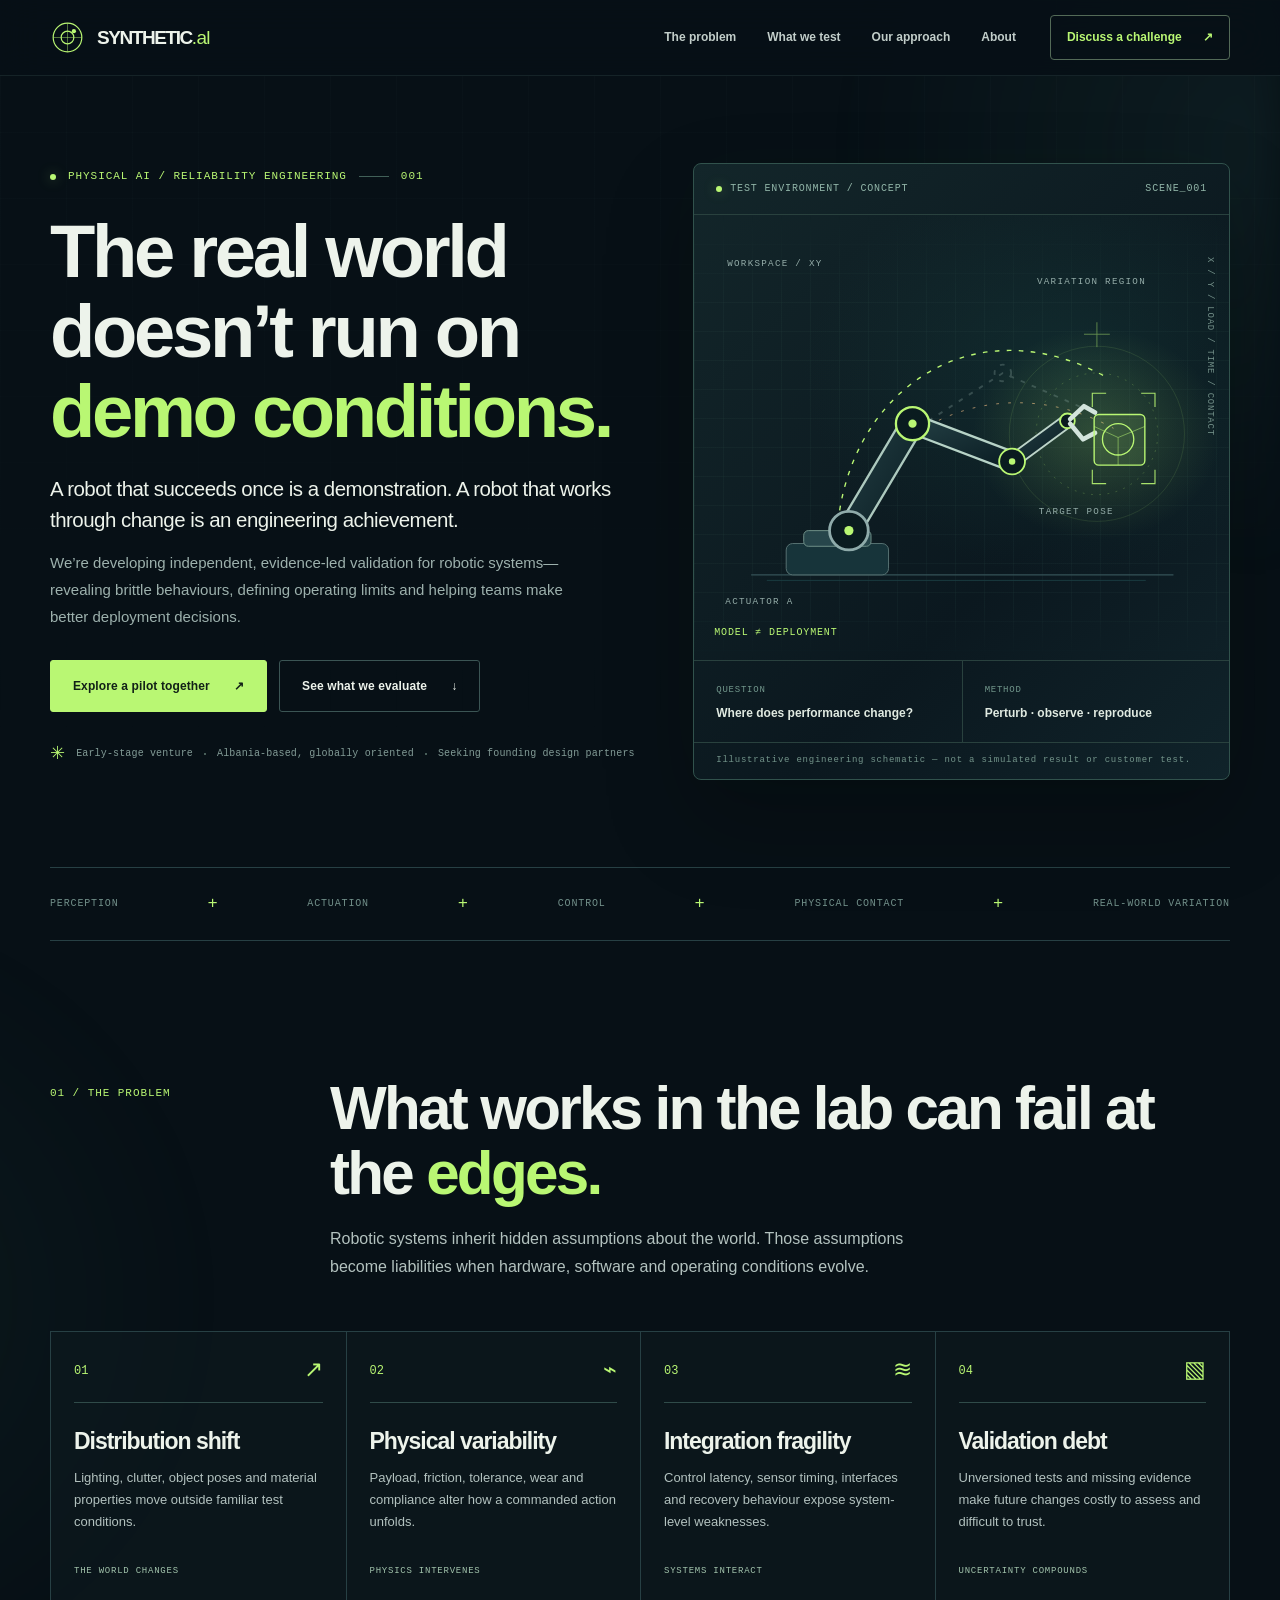
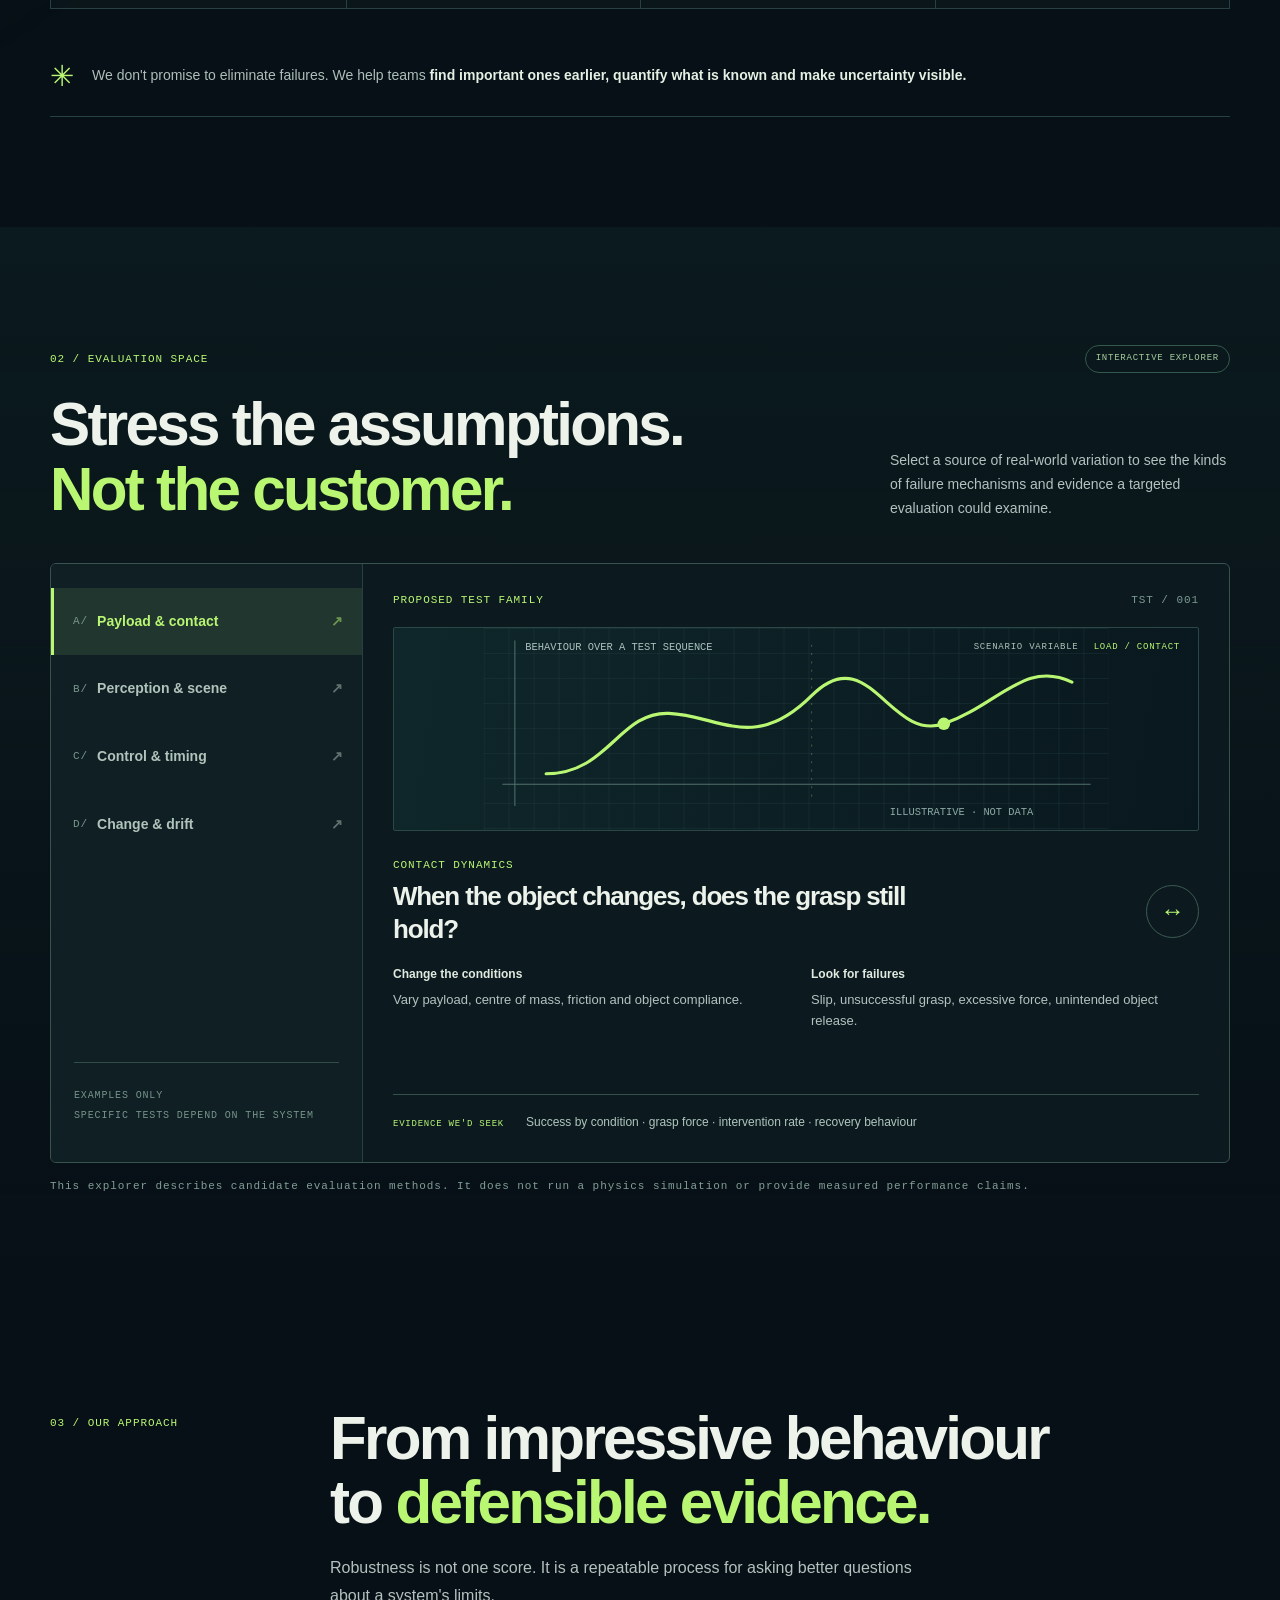
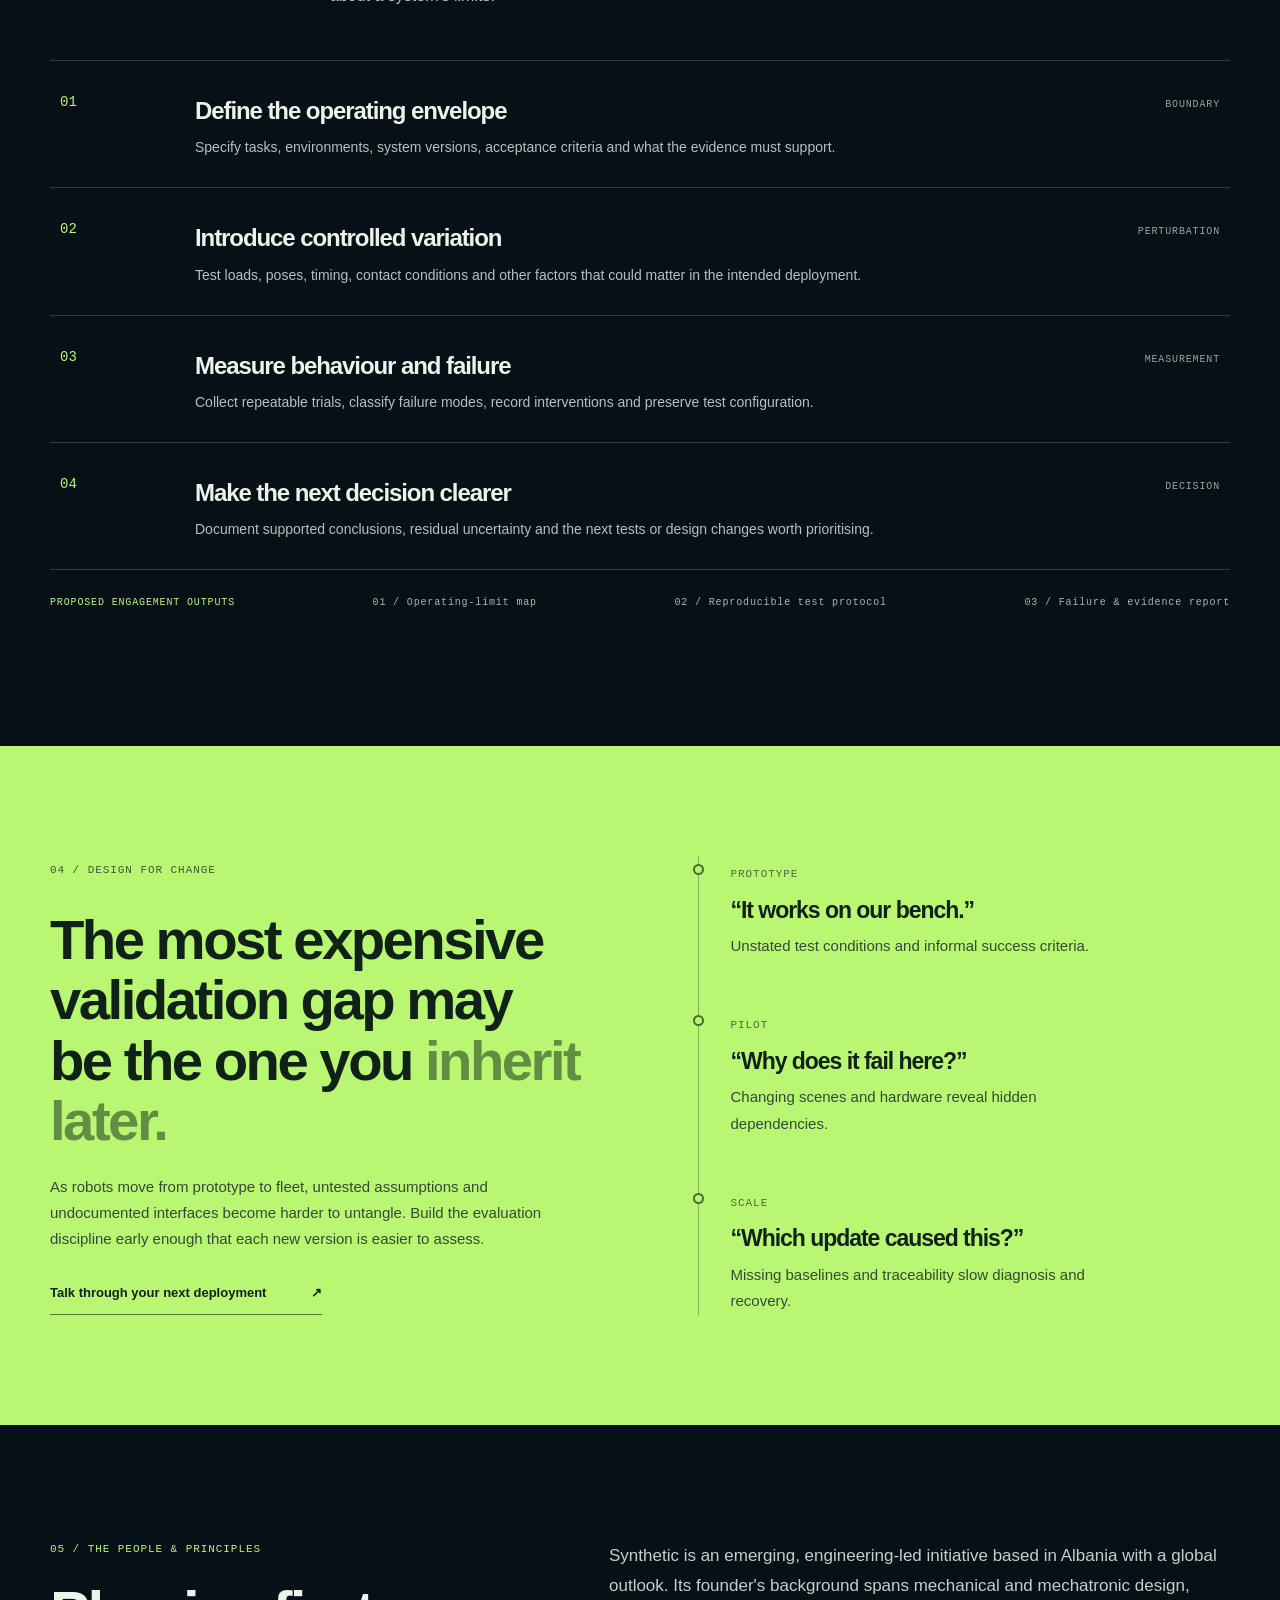
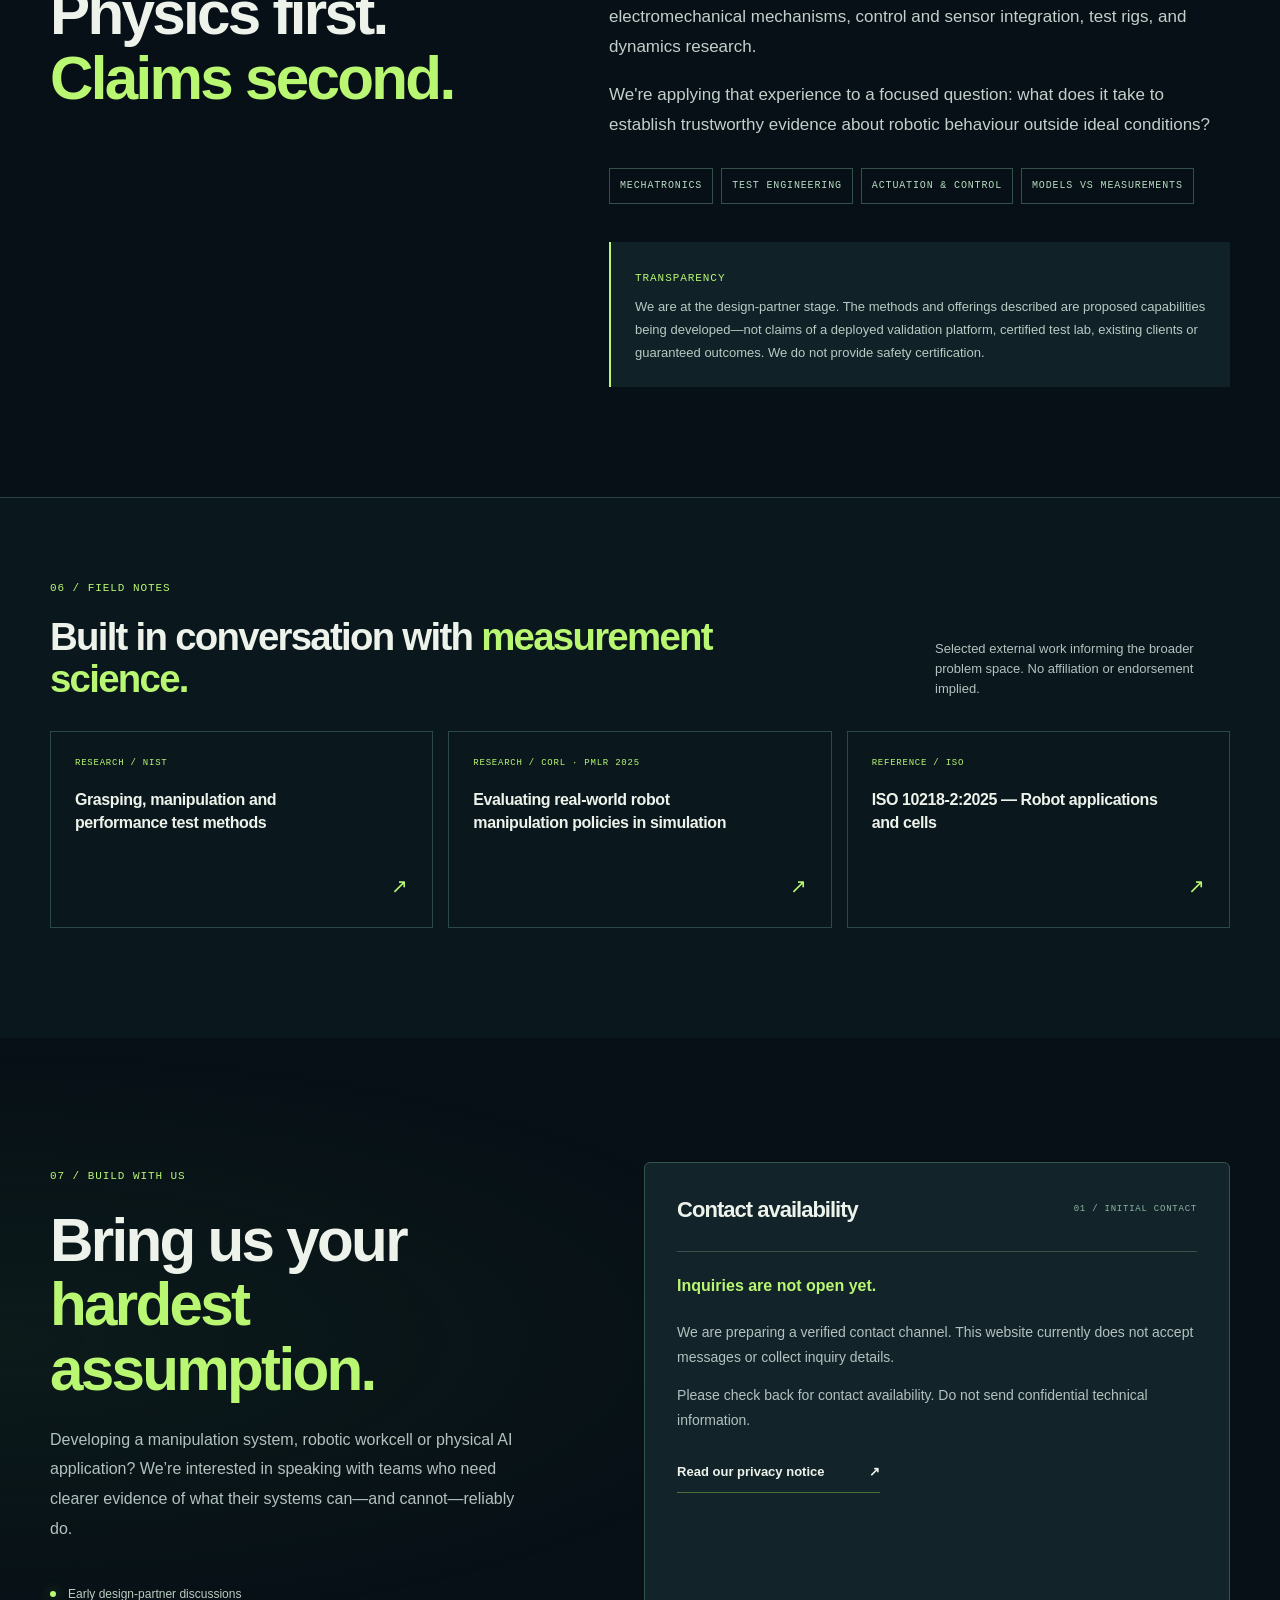
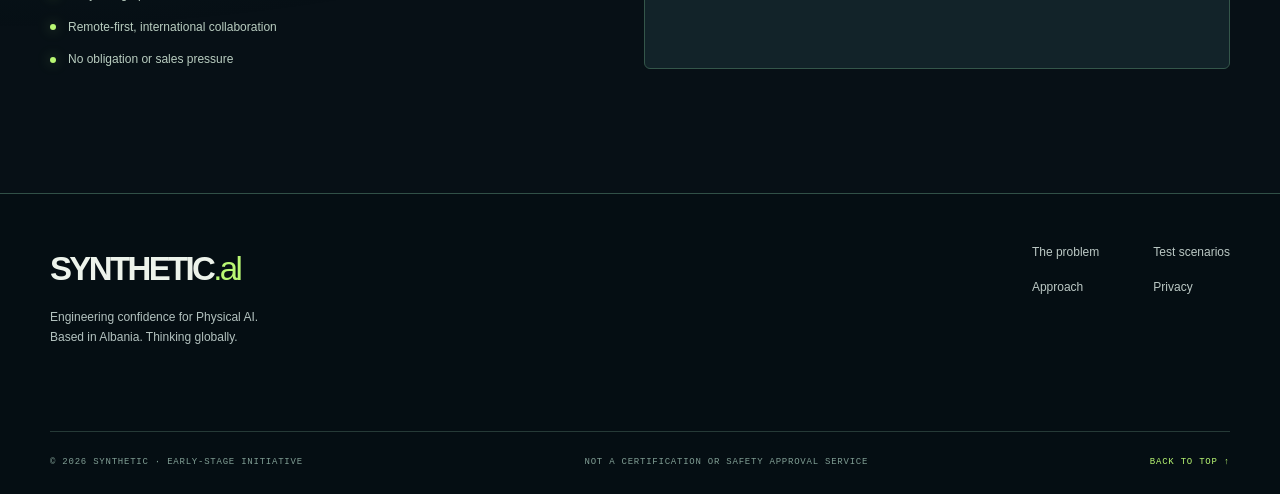
<file: index.html>
<!doctype html>
<html lang="en">
<head>
  <meta charset="utf-8"><meta http-equiv="Content-Security-Policy" content="default-src 'self'; script-src 'self'; style-src 'self' 'unsafe-inline'; img-src 'self' data:; font-src 'self'; connect-src 'none'; form-action 'none'; object-src 'none'; base-uri 'self'">
  <meta name="viewport" content="width=device-width, initial-scale=1">
  <meta name="theme-color" content="#071016">
  <meta name="description" content="Robotics validation for the realities beyond a demo. Synthetic is developing engineering-led robustness testing, deployment evidence and repeatable evaluation for Physical AI systems.">
  <meta property="og:type" content="website">
  <meta property="og:title" content="Synthetic — Engineering confidence for Physical AI">
  <meta property="og:description" content="Know where your robot fails before deployment. Engineering-led evaluation of robotics under real-world variation.">
  <meta property="og:url" content="https://synthetic.al/">
  <meta property="og:image" content="https://synthetic.al/assets/social-preview.png">
  <meta name="twitter:card" content="summary_large_image">
  <meta name="color-scheme" content="dark">
  <link rel="canonical" href="https://synthetic.al/">
  <link rel="icon" href="assets/favicon.svg" type="image/svg+xml">
  <link rel="stylesheet" href="styles.css">
  <title>Synthetic — Engineering confidence for Physical AI</title>
</head>
<body>
  <a href="#main" class="skip-link">Skip to content</a>
  <div class="ambient ambient-a" aria-hidden="true"></div>
  <div class="ambient ambient-b" aria-hidden="true"></div>
  <header class="site-header" id="top">
    <div class="container nav-shell">
      <a class="brand" href="#top" aria-label="Synthetic, back to top">
        <svg class="brand-symbol" viewBox="0 0 44 44" role="img" aria-label="Synthetic logo"><circle cx="22" cy="22" r="18" fill="none" stroke="currentColor" stroke-width="1.5"/><circle cx="22" cy="22" r="8" fill="none" stroke="currentColor" stroke-width="1.5"/><path d="M4 22h36M22 4v36" fill="none" stroke="currentColor" stroke-width="1" opacity=".55"/><circle cx="30" cy="14" r="2.7" fill="currentColor"/></svg>
        <span>SYNTHETIC<span class="brand-dot">.al</span></span>
      </a>
      <nav class="desktop-nav" aria-label="Primary navigation">
        <a href="#challenge">The problem</a>
        <a href="#explorer">What we test</a>
        <a href="#approach">Our approach</a>
        <a href="#about">About</a>
      </nav>
      <a href="#contact" class="nav-cta">Discuss a challenge <span aria-hidden="true">↗</span></a>
      <button class="menu-toggle" id="menu-toggle" type="button" aria-controls="mobile-nav" aria-expanded="false" aria-label="Open navigation"><span></span><span></span></button>
    </div>
    <nav class="mobile-nav" id="mobile-nav" aria-label="Mobile navigation" hidden>
      <a href="#challenge">The problem</a><a href="#explorer">What we test</a><a href="#approach">Our approach</a><a href="#about">About</a><a href="#contact">Discuss a challenge ↗</a>
    </nav>
  </header>

  <main id="main" tabindex="-1">
    <section class="hero section" aria-labelledby="hero-title">
      <div class="container hero-grid">
        <div class="hero-copy">
          <div class="eyebrow"><span class="pulse-dot" aria-hidden="true"></span> PHYSICAL AI / RELIABILITY ENGINEERING <span class="eyebrow-line"></span> 001</div>
          <h1 id="hero-title">The real world doesn’t run on <em>demo conditions.</em></h1>
          <p class="hero-lead">A robot that succeeds once is a demonstration. A robot that works through change is an engineering achievement.</p>
          <p class="hero-detail">We’re developing independent, evidence-led validation for robotic systems—revealing brittle behaviours, defining operating limits and helping teams make better deployment decisions.</p>
          <div class="hero-actions">
            <a class="button button-primary" href="#contact">Explore a pilot together <span aria-hidden="true">↗</span></a>
            <a class="button button-subtle" href="#explorer">See what we evaluate <span aria-hidden="true">↓</span></a>
          </div>
          <div class="hero-footnote"><span class="mini-icon">✳</span> Early-stage venture <span class="divide-dot"></span> Albania-based, globally oriented <span class="divide-dot"></span> Seeking founding design partners</div>
        </div>
        <div class="hero-visual">
          <div class="visual-topline"><span><span class="green-dot"></span> TEST ENVIRONMENT / CONCEPT</span><span>SCENE_001</span></div>
          <div class="visual-screen">
            <div class="plot-grid" aria-hidden="true"></div>
            <svg class="arm-graphic" viewBox="0 0 580 480" role="img" aria-label="Concept diagram: robotic arm reaching toward a target with variations in task conditions">
              <defs>
                <linearGradient id="armFill" x1="0" y1="0" x2="1" y2="1"><stop stop-color="#223d42"/><stop offset="1" stop-color="#0b1e24"/></linearGradient>
                <linearGradient id="armStroke" x1="0" y1="0" x2="1" y2="0"><stop stop-color="#9ab8b3"/><stop offset="1" stop-color="#d5fff0"/></linearGradient>
                <radialGradient id="targetHalo"><stop stop-color="#b9f773" stop-opacity=".19"/><stop offset="1" stop-color="#b9f773" stop-opacity="0"/></radialGradient>
              </defs>
              <path d="M62 389 H520" stroke="#355257" stroke-width="1.5"/><path d="M79 395 H490" stroke="#1b3c42" stroke-width="1"/>
              <g class="trajectory"><path d="M158 319 C180 181 310 98 448 175" fill="none" stroke="#b9f773" stroke-width="1.5" stroke-dasharray="5 8"/><path d="M168 322 C217 215 341 168 455 230" fill="none" stroke="#d9aa7a" stroke-width="1" stroke-dasharray="3 10" opacity=".78"/></g>
              <ellipse cx="437" cy="236" rx="135" ry="115" fill="url(#targetHalo)" />
              <circle cx="437" cy="236" r="66" fill="none" stroke="#b9f773" stroke-width="1" opacity=".24" stroke-dasharray="2 7"/>
              <circle cx="437" cy="236" r="95" fill="none" stroke="#b9f773" stroke-width="1" opacity=".12"/>
              <g class="ghost-arm" fill="none" stroke="#8ea8a2" stroke-width="2" stroke-dasharray="5 8" opacity=".3"><path d="M168 335 L245 228 L335 170 L422 208"/><circle cx="245" cy="228" r="9"/><circle cx="335" cy="170" r="9"/></g>
              <rect x="100" y="355" width="111" height="34" rx="7" fill="#17343a" stroke="#5c7777"/><rect x="119" y="341" width="73" height="17" rx="5" fill="#27464b" stroke="#75958c"/>
              <path d="M168 341 L237 225" stroke="#adc9be" stroke-width="27" stroke-linecap="round"/><path d="M168 341 L237 225" stroke="url(#armFill)" stroke-width="22" stroke-linecap="round"/>
              <path d="M237 225 L345 266" stroke="#b7d3c7" stroke-width="23" stroke-linecap="round"/><path d="M237 225 L345 266" stroke="url(#armFill)" stroke-width="18" stroke-linecap="round"/>
              <path d="M345 266 L405 222" stroke="#bdd4c9" stroke-width="16" stroke-linecap="round"/><path d="M345 266 L405 222" stroke="url(#armFill)" stroke-width="12" stroke-linecap="round"/>
              <g fill="#0a1b1f" stroke="#b9f773"><circle cx="168" cy="341" r="21" stroke="#8fabaa" stroke-width="3"/><circle cx="237" cy="225" r="18" stroke-width="2.5"/><circle cx="345" cy="266" r="14" stroke-width="2"/><circle cx="405" cy="222" r="8" stroke-width="2"/></g>
              <g fill="#b9f773"><circle cx="168" cy="341" r="5"/><circle cx="237" cy="225" r="4.5"/><circle cx="345" cy="266" r="3.5"/></g>
              <path d="M408 220l15 -14 12 7 M408 225l14 17 13 -7" fill="none" stroke="#d3e4dc" stroke-width="5" stroke-linecap="round" stroke-linejoin="round"/>
              <g class="target-box"><rect x="434" y="215" width="55" height="55" rx="5" fill="#b9f773" fill-opacity=".11" stroke="#b9f773" stroke-width="1.5"/><path d="M434 228l26 12 29 -12M460 240v30" stroke="#b9f773" stroke-width="1" fill="none" opacity=".55"/></g>
              <g stroke="#b9f773" stroke-width="1.2" fill="none" opacity=".9"><path d="M447 192h-15v15M485 192h15v15M447 290h-15v-15M485 290h15v-15"/></g>
              <g fill="#94aca8" font-size="10" font-family="monospace" letter-spacing="1.4"><text x="36" y="54">WORKSPACE / XY</text><text x="372" y="73">VARIATION REGION</text><text x="34" y="421">ACTUATOR A</text><text x="374" y="323">TARGET POSE</text></g>
              <path d="M437 115v27 M423 128h28" stroke="#b9f773" opacity=".48"/>
              <circle class="scan-ping" cx="460" cy="242" r="17" fill="none" stroke="#b9f773" stroke-width="1.4"/>
            </svg>
            <div class="visual-caption">MODEL ≠ DEPLOYMENT</div>
            <div class="visual-side">X / Y / LOAD / TIME / CONTACT</div>
          </div>
          <div class="visual-bottom">
            <div><span class="meta-label">QUESTION</span><strong>Where does performance change?</strong></div>
            <div><span class="meta-label">METHOD</span><strong>Perturb · observe · reproduce</strong></div>
          </div>
          <p class="visual-disclaimer">Illustrative engineering schematic — not a simulated result or customer test.</p>
        </div>
      </div>
      <div class="container hero-ticker" aria-label="Engineering focus areas"><span>PERCEPTION</span><span aria-hidden="true">+</span><span>ACTUATION</span><span aria-hidden="true">+</span><span>CONTROL</span><span aria-hidden="true">+</span><span>PHYSICAL CONTACT</span><span aria-hidden="true">+</span><span>REAL-WORLD VARIATION</span></div>
    </section>

    <section id="challenge" class="section challenge-section">
      <div class="container">
        <div class="section-intro"><span class="section-number">01 / THE PROBLEM</span><div><h2>What works in the lab can fail at the <em>edges.</em></h2><p>Robotic systems inherit hidden assumptions about the world. Those assumptions become liabilities when hardware, software and operating conditions evolve.</p></div></div>
        <div class="risk-grid">
          <article class="risk-card"><div class="risk-icon">01 <span>↗</span></div><h3>Distribution shift</h3><p>Lighting, clutter, object poses and material properties move outside familiar test conditions.</p><span class="risk-signal">THE WORLD CHANGES</span></article>
          <article class="risk-card"><div class="risk-icon">02 <span>⌁</span></div><h3>Physical variability</h3><p>Payload, friction, tolerance, wear and compliance alter how a commanded action unfolds.</p><span class="risk-signal">PHYSICS INTERVENES</span></article>
          <article class="risk-card"><div class="risk-icon">03 <span>≋</span></div><h3>Integration fragility</h3><p>Control latency, sensor timing, interfaces and recovery behaviour expose system-level weaknesses.</p><span class="risk-signal">SYSTEMS INTERACT</span></article>
          <article class="risk-card"><div class="risk-icon">04 <span>▧</span></div><h3>Validation debt</h3><p>Unversioned tests and missing evidence make future changes costly to assess and difficult to trust.</p><span class="risk-signal">UNCERTAINTY COMPOUNDS</span></article>
        </div>
        <div class="insight-line"><span class="insight-icon">✳</span><p>We don't promise to eliminate failures. We help teams <strong>find important ones earlier, quantify what is known and make uncertainty visible.</strong></p></div>
      </div>
    </section>

    <section id="explorer" class="section explorer-section">
      <div class="container">
        <div class="section-kicker"><span class="section-number">02 / EVALUATION SPACE</span><span class="tag">INTERACTIVE EXPLORER</span></div>
        <div class="explorer-head"><h2>Stress the assumptions.<br><em>Not the customer.</em></h2><p>Select a source of real-world variation to see the kinds of failure mechanisms and evidence a targeted evaluation could examine.</p></div>
        <div class="explorer-panel">
          <div class="scenario-tabs" role="tablist" aria-orientation="vertical" aria-label="Explore test scenarios">
            <button type="button" role="tab" id="tab-contact" aria-selected="true" aria-controls="scenario-panel" tabindex="0" data-scenario="contact"><span class="tab-index">A/</span> Payload & contact <span aria-hidden="true">↗</span></button>
            <button type="button" role="tab" id="tab-perception" aria-selected="false" aria-controls="scenario-panel" tabindex="-1" data-scenario="perception"><span class="tab-index">B/</span> Perception & scene <span aria-hidden="true">↗</span></button>
            <button type="button" role="tab" id="tab-control" aria-selected="false" aria-controls="scenario-panel" tabindex="-1" data-scenario="control"><span class="tab-index">C/</span> Control & timing <span aria-hidden="true">↗</span></button>
            <button type="button" role="tab" id="tab-drift" aria-selected="false" aria-controls="scenario-panel" tabindex="-1" data-scenario="drift"><span class="tab-index">D/</span> Change & drift <span aria-hidden="true">↗</span></button>
            <div class="tabs-footnote">EXAMPLES ONLY<br>SPECIFIC TESTS DEPEND ON THE SYSTEM</div>
          </div>
          <div class="scenario-display" id="scenario-panel" role="tabpanel" aria-labelledby="tab-contact" tabindex="0">
            <div class="display-head"><span class="mono green">PROPOSED TEST FAMILY</span><span class="mono" id="scenario-ref">TST / 001</span></div>
            <div class="display-visual" aria-hidden="true">
              <svg viewBox="0 0 600 194" preserveAspectRatio="xMidYMid meet"><defs><pattern id="plotPattern" width="24" height="24" patternUnits="userSpaceOnUse"><path d="M24 0H0V24" fill="none" stroke="#243d43" stroke-width=".65"/></pattern></defs><rect width="600" height="194" fill="url(#plotPattern)"/><path d="M18 150h565" stroke="#50706b" stroke-width="1"/><path d="M30 12V171" stroke="#50706b" stroke-width="1"/><path d="M60 140 C120 140 130 80 178 82 S260 120 315 65 S390 110 442 92 S520 30 565 52" fill="none" stroke="#668f91" stroke-width="2" stroke-dasharray="5 7"/><path id="response-path" d="M60 140 C120 140 130 80 178 82 S260 120 315 65 S390 110 442 92 S520 30 565 52" fill="none" stroke="#b9f773" stroke-width="3" stroke-linecap="round"/><circle id="response-marker" cx="442" cy="92" r="6" fill="#b9f773"/><path d="M315 16v150" stroke="#b9f773" opacity=".28" stroke-dasharray="2 6"/><text x="40" y="21" font-family="monospace" font-size="10" fill="#a9c2bd">BEHAVIOUR OVER A TEST SEQUENCE</text><text x="390" y="180" font-family="monospace" font-size="10" fill="#8caaa6">ILLUSTRATIVE · NOT DATA</text></svg>
              <div class="visual-micro">SCENARIO VARIABLE <span id="scenario-variable">LOAD / CONTACT</span></div>
            </div>
            <div class="display-title-row"><div><div class="mono green" id="scenario-label">CONTACT DYNAMICS</div><h3 id="scenario-title">When the object changes, does the grasp still hold?</h3></div><span class="display-symbol" id="scenario-symbol" aria-hidden="true">↔</span></div>
            <div class="display-columns"><div><h4>Change the conditions</h4><p id="scenario-perturb">Vary payload, centre of mass, friction and object compliance.</p></div><div><h4>Look for failures</h4><p id="scenario-fail">Slip, unsuccessful grasp, excessive force, unintended object release.</p></div></div>
            <div class="evidence-bar"><span class="evidence-label">EVIDENCE WE'D SEEK</span><span id="scenario-evidence">Success by condition · grasp force · intervention rate · recovery behaviour</span></div>
          </div>
        </div>
        <p class="explorer-caption">This explorer describes candidate evaluation methods. It does not run a physics simulation or provide measured performance claims.</p>
      </div>
    </section>

    <section id="approach" class="section approach-section">
      <div class="container">
        <div class="section-intro"><span class="section-number">03 / OUR APPROACH</span><div><h2>From impressive behaviour<br>to <em>defensible evidence.</em></h2><p>Robustness is not one score. It is a repeatable process for asking better questions about a system's limits.</p></div></div>
        <div class="process-list">
          <article><div class="process-num">01</div><div><h3>Define the operating envelope</h3><p>Specify tasks, environments, system versions, acceptance criteria and what the evidence must support.</p></div><div class="process-tag">BOUNDARY</div></article>
          <article><div class="process-num">02</div><div><h3>Introduce controlled variation</h3><p>Test loads, poses, timing, contact conditions and other factors that could matter in the intended deployment.</p></div><div class="process-tag">PERTURBATION</div></article>
          <article><div class="process-num">03</div><div><h3>Measure behaviour and failure</h3><p>Collect repeatable trials, classify failure modes, record interventions and preserve test configuration.</p></div><div class="process-tag">MEASUREMENT</div></article>
          <article><div class="process-num">04</div><div><h3>Make the next decision clearer</h3><p>Document supported conclusions, residual uncertainty and the next tests or design changes worth prioritising.</p></div><div class="process-tag">DECISION</div></article>
        </div>
        <div class="outcomes-row"><span>PROPOSED ENGAGEMENT OUTPUTS</span><div>01 / Operating-limit map</div><div>02 / Reproducible test protocol</div><div>03 / Failure & evidence report</div></div>
      </div>
    </section>

    <section class="section future-section" id="future">
      <div class="container future-grid">
        <div><span class="section-number">04 / DESIGN FOR CHANGE</span><h2>The most expensive validation gap may be the one you <em>inherit later.</em></h2><p>As robots move from prototype to fleet, untested assumptions and undocumented interfaces become harder to untangle. Build the evaluation discipline early enough that each new version is easier to assess.</p><a class="text-link" href="#contact">Talk through your next deployment <span aria-hidden="true">↗</span></a></div>
        <div class="future-steps" aria-label="Illustrative lifecycle risks"><div><span class="step-era">PROTOTYPE</span><h3>“It works on our bench.”</h3><p>Unstated test conditions and informal success criteria.</p></div><div><span class="step-era">PILOT</span><h3>“Why does it fail here?”</h3><p>Changing scenes and hardware reveal hidden dependencies.</p></div><div><span class="step-era">SCALE</span><h3>“Which update caused this?”</h3><p>Missing baselines and traceability slow diagnosis and recovery.</p></div></div>
      </div>
    </section>

    <section id="about" class="section about-section">
      <div class="container about-grid"><div><span class="section-number">05 / THE PEOPLE & PRINCIPLES</span><h2>Physics first.<br><em>Claims second.</em></h2></div><div class="about-body"><p>Synthetic is an emerging, engineering-led initiative based in Albania with a global outlook. Its founder's background spans mechanical and mechatronic design, electromechanical mechanisms, control and sensor integration, test rigs, and dynamics research.</p><p>We're applying that experience to a focused question: what does it take to establish trustworthy evidence about robotic behaviour outside ideal conditions?</p><div class="capabilities"><span>MECHATRONICS</span><span>TEST ENGINEERING</span><span>ACTUATION & CONTROL</span><span>MODELS VS MEASUREMENTS</span></div><div class="honesty-note"><span>TRANSPARENCY</span><p>We are at the design-partner stage. The methods and offerings described are proposed capabilities being developed—not claims of a deployed validation platform, certified test lab, existing clients or guaranteed outcomes. We do not provide safety certification.</p></div></div></div>
    </section>

    <section class="section reading-section"><div class="container"><span class="section-number">06 / FIELD NOTES</span><div class="reading-head"><h2>Built in conversation with <em>measurement science.</em></h2><p>Selected external work informing the broader problem space. No affiliation or endorsement implied.</p></div><div class="reading-grid"><a href="https://www.nist.gov/programs-projects/grasping-manipulation-and-contact-safety-performance-robotic-systems" target="_blank" rel="noopener noreferrer"><span>RESEARCH / NIST</span><strong>Grasping, manipulation and performance test methods</strong><span class="reading-arrow">↗</span></a><a href="https://proceedings.mlr.press/v270/li25c.html" target="_blank" rel="noopener noreferrer"><span>RESEARCH / CORL · PMLR 2025</span><strong>Evaluating real-world robot manipulation policies in simulation</strong><span class="reading-arrow">↗</span></a><a href="https://www.iso.org/standard/73934.html" target="_blank" rel="noopener noreferrer"><span>REFERENCE / ISO</span><strong>ISO 10218-2:2025 — Robot applications and cells</strong><span class="reading-arrow">↗</span></a></div></div></section>

    <section id="contact" class="section contact-section">
      <div class="container contact-grid"><div class="contact-copy"><span class="section-number">07 / BUILD WITH US</span><h2>Bring us your <em>hardest assumption.</em></h2><p>Developing a manipulation system, robotic workcell or physical AI application? We’re interested in speaking with teams who need clearer evidence of what their systems can—and cannot—reliably do.</p><div class="contact-qualifiers"><span><span class="green-dot"></span> Early design-partner discussions</span><span><span class="green-dot"></span> Remote-first, international collaboration</span><span><span class="green-dot"></span> No obligation or sales pressure</span></div></div>
        <div class="contact-form-wrap"><div class="form-heading"><h3>Contact availability</h3><span>01 / INITIAL CONTACT</span></div>
          <div class="inquiry-unavailable" role="note" aria-labelledby="inquiry-status">
            <h4 id="inquiry-status">Inquiries are not open yet.</h4>
            <p>We are preparing a verified contact channel. This website currently does not accept messages or collect inquiry details.</p>
            <p>Please check back for contact availability. Do not send confidential technical information.</p>
            <a class="text-link" href="privacy.html">Read our privacy notice <span aria-hidden="true">↗</span></a>
          </div>
        </div>
      </div>
    </section>
  </main>
  <footer class="site-footer"><div class="container footer-top"><div><a class="footer-brand" href="#top">SYNTHETIC<span>.al</span></a><p>Engineering confidence for Physical AI.<br>Based in Albania. Thinking globally.</p></div><div class="footer-links"><a href="#challenge">The problem</a><a href="#explorer">Test scenarios</a><a href="#approach">Approach</a><a href="privacy.html">Privacy</a></div></div><div class="container footer-bottom"><span>© <span id="year">2026</span> SYNTHETIC · EARLY-STAGE INITIATIVE</span><span>NOT A CERTIFICATION OR SAFETY APPROVAL SERVICE</span><a href="#top">BACK TO TOP ↑</a></div></footer>
  <script src="script.js" defer></script>
</body>
</html>
</file>
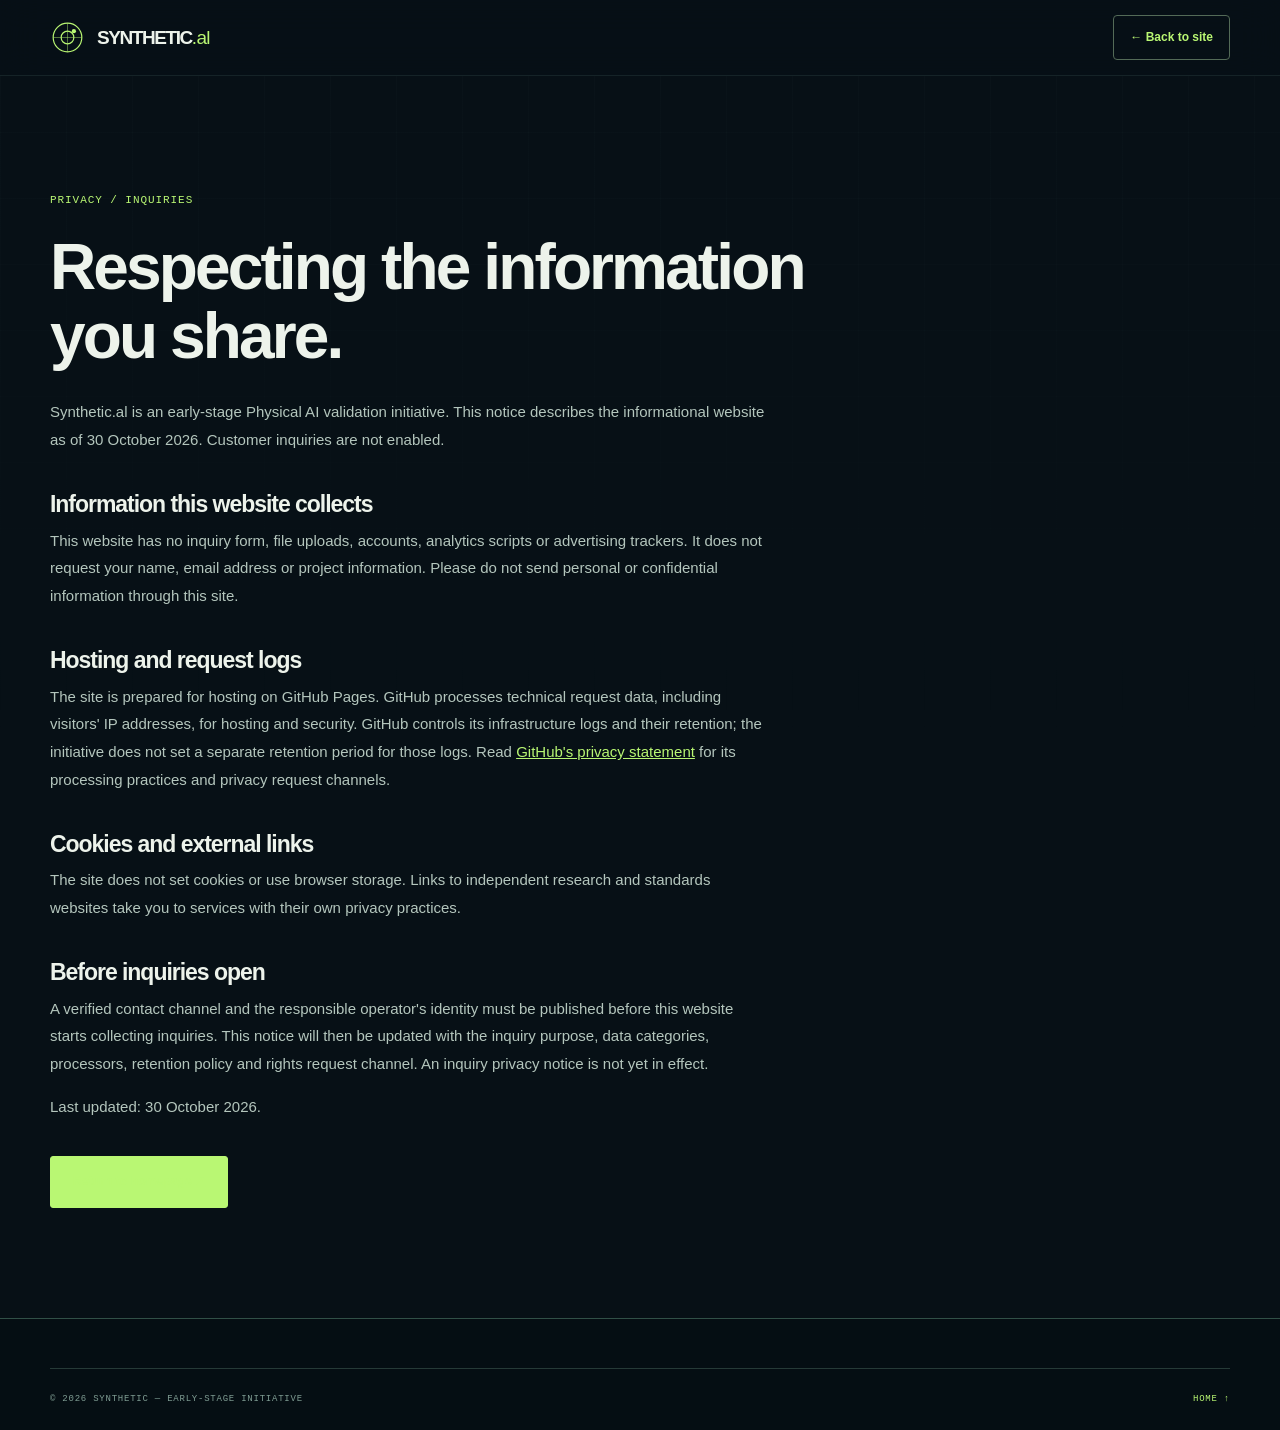
<file: privacy.html>
<!doctype html><html lang="en"><head><meta charset="utf-8"><meta http-equiv="Content-Security-Policy" content="default-src 'self'; script-src 'self'; style-src 'self' 'unsafe-inline'; img-src 'self' data:; font-src 'self'; connect-src 'none'; form-action 'none'; object-src 'none'; base-uri 'self'"><meta name="viewport" content="width=device-width, initial-scale=1"><meta name="color-scheme" content="dark"><meta name="theme-color" content="#071016"><meta name="description" content="Privacy notice for Synthetic's early-stage robotics validation website."><title>Privacy — Synthetic</title><link rel="icon" href="assets/favicon.svg" type="image/svg+xml"><link rel="stylesheet" href="styles.css"></head><body><header class="site-header"><div class="container nav-shell"><a class="brand" href="index.html" aria-label="Synthetic home"><svg class="brand-symbol" viewBox="0 0 44 44" aria-hidden="true"><circle cx="22" cy="22" r="18" fill="none" stroke="currentColor" stroke-width="1.5"/><circle cx="22" cy="22" r="8" fill="none" stroke="currentColor" stroke-width="1.5"/><path d="M4 22h36M22 4v36" fill="none" stroke="currentColor" opacity=".55"/><circle cx="30" cy="14" r="2.7" fill="currentColor"/></svg><span>SYNTHETIC<span class="brand-dot">.al</span></span></a><a href="index.html" class="nav-cta page-back" style="margin-left:auto">← Back to site</a></div></header><main class="simple-main"><div class="container"><span class="section-number">PRIVACY / INQUIRIES</span><h1>Respecting the information you share.</h1><div class="simple-body"><p>Synthetic.al is an early-stage Physical AI validation initiative. This notice describes the informational website as of 30 October 2026. Customer inquiries are not enabled.</p><h2>Information this website collects</h2><p>This website has no inquiry form, file uploads, accounts, analytics scripts or advertising trackers. It does not request your name, email address or project information. Please do not send personal or confidential information through this site.</p><h2>Hosting and request logs</h2><p>The site is prepared for hosting on GitHub Pages. GitHub processes technical request data, including visitors' IP addresses, for hosting and security. GitHub controls its infrastructure logs and their retention; the initiative does not set a separate retention period for those logs. Read <a href="https://docs.github.com/en/site-policy/privacy-policies/github-general-privacy-statement" target="_blank" rel="noopener noreferrer">GitHub's privacy statement</a> for its processing practices and privacy request channels.</p><h2>Cookies and external links</h2><p>The site does not set cookies or use browser storage. Links to independent research and standards websites take you to services with their own privacy practices.</p><h2>Before inquiries open</h2><p>A verified contact channel and the responsible operator's identity must be published before this website starts collecting inquiries. This notice will then be updated with the inquiry purpose, data categories, processors, retention policy and rights request channel. An inquiry privacy notice is not yet in effect.</p><p>Last updated: 30 October 2026.</p><a class="button button-primary" href="index.html">Return to homepage ↗</a></div></div></main><footer class="site-footer"><div class="container footer-bottom"><span>© 2026 SYNTHETIC — EARLY-STAGE INITIATIVE</span><a href="index.html">HOME ↑</a></div></footer></body></html>
</file>
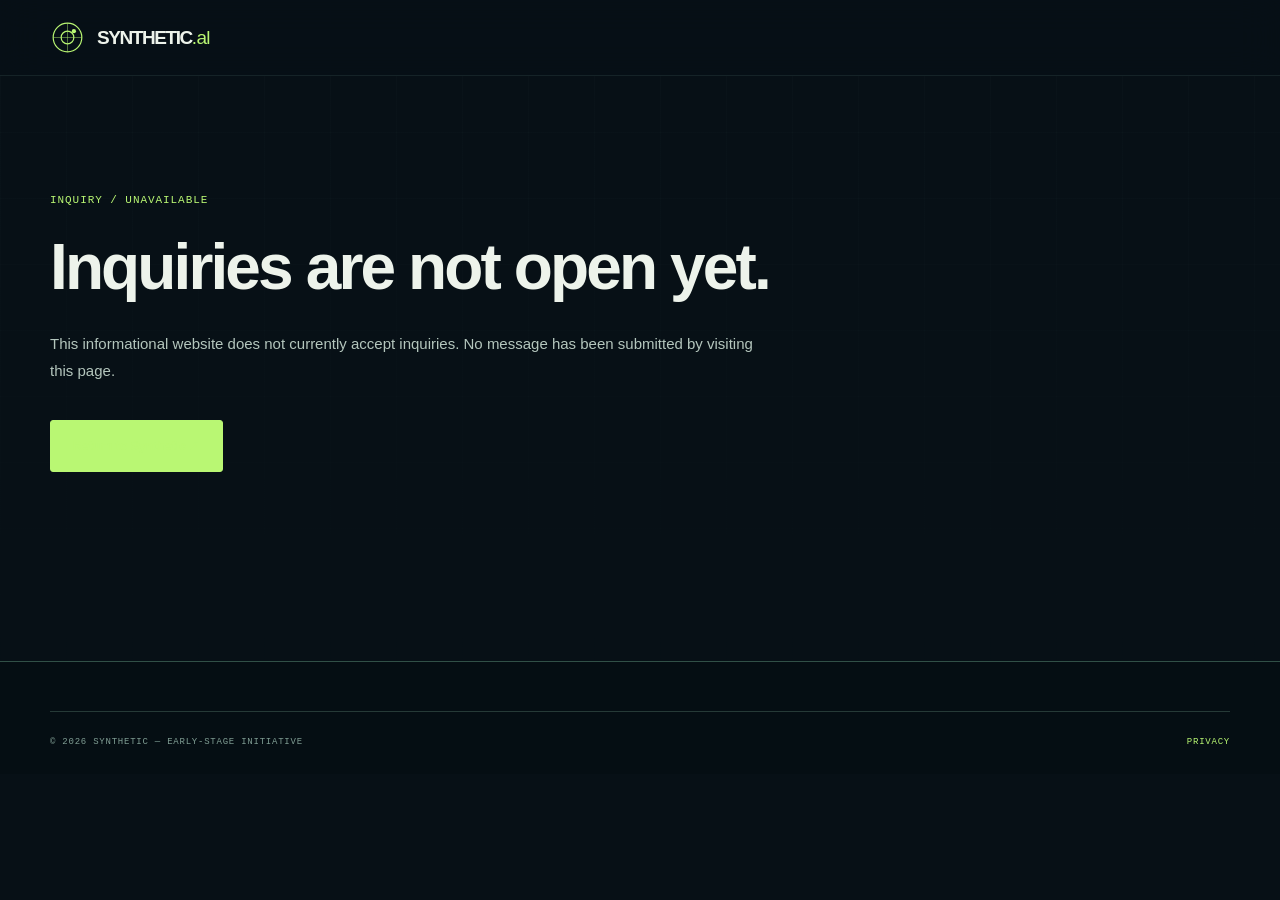
<file: thank-you.html>
<!doctype html><html lang="en"><head><meta charset="utf-8"><meta http-equiv="Content-Security-Policy" content="default-src 'self'; script-src 'self'; style-src 'self' 'unsafe-inline'; img-src 'self' data:; font-src 'self'; connect-src 'none'; form-action 'none'; object-src 'none'; base-uri 'self'"><meta name="viewport" content="width=device-width, initial-scale=1"><meta name="color-scheme" content="dark"><meta name="theme-color" content="#071016"><meta name="robots" content="noindex, follow"><title>Inquiries unavailable — Synthetic</title><link rel="icon" href="assets/favicon.svg" type="image/svg+xml"><link rel="stylesheet" href="styles.css"></head><body><header class="site-header"><div class="container nav-shell"><a class="brand" href="index.html" aria-label="Synthetic home"><svg class="brand-symbol" viewBox="0 0 44 44" aria-hidden="true"><circle cx="22" cy="22" r="18" fill="none" stroke="currentColor" stroke-width="1.5"/><circle cx="22" cy="22" r="8" fill="none" stroke="currentColor" stroke-width="1.5"/><path d="M4 22h36M22 4v36" fill="none" stroke="currentColor" opacity=".55"/><circle cx="30" cy="14" r="2.7" fill="currentColor"/></svg><span>SYNTHETIC<span class="brand-dot">.al</span></span></a></div></header><main class="simple-main"><div class="container"><span class="section-number">INQUIRY / UNAVAILABLE</span><h1>Inquiries are not open yet.</h1><div class="simple-body"><p>This informational website does not currently accept inquiries. No message has been submitted by visiting this page.</p><a class="button button-primary" href="index.html">Return to Synthetic ↗</a></div></div></main><footer class="site-footer"><div class="container footer-bottom"><span>© 2026 SYNTHETIC — EARLY-STAGE INITIATIVE</span><a href="privacy.html">PRIVACY</a></div></footer></body></html>
</file>
<file: styles.css>
:root{--bg:#071016;--bg2:#0c171d;--panel:#101f25;--panel-light:#16292d;--line:#274044;--line-soft:#1e3338;--ink:#edf3eb;--text:#b3c2bf;--muted:#78918e;--accent:#b9f773;--accent-ink:#102016;--warm:#e7a77e;--header:76px;--max:1260px}
*,*::before,*::after{box-sizing:border-box}html{scroll-behavior:smooth;scroll-padding-top:88px}body{margin:0;background:var(--bg);color:var(--ink);font-family:Inter,"Segoe UI",Arial,Helvetica,sans-serif;-webkit-font-smoothing:antialiased;line-height:1.55;overflow-x:hidden}body::before{content:"";position:fixed;inset:0;pointer-events:none;z-index:-1;background-image:linear-gradient(rgba(140,171,163,.028) 1px,transparent 1px),linear-gradient(90deg,rgba(140,171,163,.028) 1px,transparent 1px);background-size:66px 66px;mask-image:linear-gradient(to bottom,#000 0%,transparent 85%)}a{color:inherit;text-decoration:none}button,input,select,textarea{font:inherit}button{cursor:pointer}h1,h2,h3,h4,p{margin-top:0}h1,h2,h3{letter-spacing:-.045em}h1,h2{line-height:1.075}h1{font-size:clamp(4rem,5.8vw,6.55rem);font-weight:580}h2{font-size:clamp(2.65rem,4.7vw,5rem);font-weight:560}h3{font-weight:570}h1 em,h2 em{font-style:normal;color:var(--accent)}p{color:var(--text)}::selection{background:var(--accent);color:var(--bg)}:focus-visible{outline:2px solid var(--accent);outline-offset:4px}.container{width:min(calc(100% - 100px),var(--max));margin-inline:auto}.section{padding:110px 0;position:relative}.section-number,.eyebrow,.mono,.tag,.meta-label,.risk-signal,.process-tag,.outcomes-row,.step-era,.footer-bottom,.capabilities span,.reading-grid a>span:first-child,.form-heading>span,.visual-topline,.visual-bottom,.visual-caption,.visual-side,.visual-disclaimer,.hero-footnote,.hero-ticker,.tabs-footnote,.tab-index,.explorer-caption,.display-head,.display-visual .visual-micro,.evidence-label,.honesty-note>span{font-family:"SFMono-Regular",Consolas,"Liberation Mono",monospace;letter-spacing:.085em;font-size:11px;font-weight:500}.section-number{color:var(--accent)}.ambient{position:absolute;pointer-events:none;z-index:-1;filter:blur(20px)}.ambient-a{height:900px;width:900px;top:-300px;right:-430px;background:radial-gradient(circle,rgba(71,143,129,.105),transparent 67%)}.ambient-b{height:800px;width:800px;top:900px;left:-580px;background:radial-gradient(circle,rgba(60,119,96,.09),transparent 70%)}
/* NAV */
.skip-link{position:absolute;z-index:1000;top:-50px;left:15px;background:var(--accent);padding:10px;color:var(--bg)}.skip-link:focus{top:10px}.site-header{height:var(--header);position:sticky;top:0;z-index:100;background:rgba(7,16,22,.91);border-bottom:1px solid rgba(116,157,148,.14);backdrop-filter:blur(20px)}.nav-shell{height:100%;display:flex;align-items:center;gap:34px}.brand{display:flex;align-items:center;gap:12px;font-weight:820;font-size:19px;letter-spacing:-.075em;white-space:nowrap}.brand-symbol{color:var(--accent);height:35px;width:35px}.brand-dot{color:var(--accent);letter-spacing:-.04em;font-weight:500}.desktop-nav{margin-left:auto;display:flex;gap:31px;align-items:center}.desktop-nav a,.nav-cta{font-size:12px;font-weight:600;color:#c2ceca;transition:color .2s}.desktop-nav a:hover,.nav-cta:hover{color:var(--accent)}.nav-cta{border:1px solid #536a57;border-radius:4px;padding:12px 16px;color:var(--accent);white-space:nowrap}.nav-cta span{margin-left:18px}.menu-toggle{display:none;background:none;border:0;padding:8px}.menu-toggle span{display:block;width:23px;height:2px;background:var(--ink);margin:5px 0}.mobile-nav{display:none}
/* BUTTONS */
.button{display:inline-flex;gap:24px;justify-content:center;align-items:center;min-height:52px;padding:15px 22px;border-radius:3px;font-size:12px;font-weight:740;letter-spacing:.01em;transition:transform .2s,background .2s,border-color .2s}.button:hover{transform:translateY(-2px)}.button-primary{border:1px solid var(--accent);background:var(--accent);color:#122117}.button-primary:hover{background:#d2ff9e}.button-subtle{border:1px solid #3b5554;background:transparent;color:var(--ink)}.button-subtle:hover{border-color:var(--accent)}
/* HERO */
.hero{padding-top:80px;padding-bottom:28px}.hero-grid{display:grid;grid-template-columns:1.05fr .95fr;gap:50px;align-items:center;min-height:625px}.hero-copy{padding:12px 0 24px}.eyebrow{color:var(--accent);display:flex;align-items:center;gap:12px;white-space:nowrap}.pulse-dot,.green-dot{background:var(--accent);height:6px;width:6px;display:inline-block;border-radius:100%;box-shadow:0 0 13px #b9f77365}.pulse-dot{animation:pulse 2.7s ease-in-out infinite}@keyframes pulse{50%{opacity:.4;transform:scale(.7)}}.eyebrow-line{height:1px;background:#416058;flex:1;max-width:30px}.hero h1{margin:27px 0 23px;max-width:680px}.hero-lead{color:var(--ink);font-size:clamp(18px,1.6vw,22px);font-weight:420;line-height:1.5;letter-spacing:-.025em;max-width:590px;margin-bottom:13px}.hero-detail{font-size:15px;line-height:1.8;max-width:530px;color:#9db1ad;margin-bottom:30px}.hero-actions{display:flex;gap:12px;align-items:center;flex-wrap:wrap}.hero-footnote{display:flex;gap:11px;flex-wrap:wrap;align-items:center;font-size:10px;color:#839c97;margin-top:33px;letter-spacing:.015em}.mini-icon{font-size:18px;line-height:1;color:var(--accent)}.divide-dot{width:2px;height:2px;background:#5f7971;border-radius:100%}.hero-visual{position:relative;border:1px solid #31524c;border-radius:8px;background:linear-gradient(135deg,#13262a,#0b181f 62%,#10232a);box-shadow:0 40px 90px rgba(0,0,0,.23),0 0 65px rgba(127,181,127,.035);overflow:hidden;min-width:0}.visual-topline{display:flex;justify-content:space-between;align-items:center;padding:17px 22px;color:#91b5a8;font-size:10px;border-bottom:1px solid #29413e}.visual-topline>span:first-child{display:flex;align-items:center;gap:8px}.visual-screen{height:445px;position:relative;overflow:hidden;background:radial-gradient(ellipse at 70% 35%,#163e3d72,transparent 50%)}.plot-grid{position:absolute;inset:0;background-image:linear-gradient(#365b541e 1px,transparent 1px),linear-gradient(90deg,#365b541e 1px,transparent 1px);background-size:29px 29px;mask-image:linear-gradient(to bottom,transparent,#000 18%,#000 88%,transparent)}.arm-graphic{width:100%;height:100%;display:block;position:relative;animation:diagram-arrive 1.1s ease-out backwards}.scan-ping{transform-origin:460px 242px;animation:ping 3.3s infinite}.trajectory{animation:trace 5s ease-in-out infinite}@keyframes diagram-arrive{from{opacity:0;transform:translateY(12px)}}@keyframes ping{50%{transform:scale(2);opacity:0}}@keyframes trace{50%{opacity:.48}}.visual-caption{position:absolute;left:20px;bottom:19px;color:var(--accent);font-size:10px}.visual-side{position:absolute;right:13px;top:42px;writing-mode:vertical-rl;font-size:9px;color:#74918a}.visual-bottom{display:grid;grid-template-columns:1fr 1fr;border-top:1px solid #29413e}.visual-bottom>div{padding:20px 22px}.visual-bottom>div+div{border-left:1px solid #29413e}.visual-bottom strong{font-family:Inter,"Segoe UI",Arial,sans-serif;font-size:12px;display:block;font-weight:550;letter-spacing:0;color:#e0eae1;margin-top:6px}.meta-label{color:#72978c;font-size:9px}.visual-disclaimer{color:#73948a;font-size:9px;line-height:1.5;margin:0;padding:11px 22px;border-top:1px solid #29413e}.hero-ticker{margin-top:80px;display:flex;justify-content:space-between;align-items:center;gap:20px;padding:23px 0;color:#72908a;border-top:1px solid var(--line);border-bottom:1px solid var(--line);font-size:10px}.hero-ticker span:nth-child(even){color:var(--accent);font-size:17px}
/* SECTIONS SHARED */
.section-intro{display:grid;grid-template-columns:245px 1fr;gap:35px;align-items:start;margin-bottom:50px}.section-intro h2{max-width:840px;margin:-8px 0 18px}.section-intro p{max-width:620px;font-size:16px;line-height:1.75;margin-bottom:0}.challenge-section{padding-top:116px}.risk-grid{display:grid;grid-template-columns:repeat(4,1fr);border:1px solid var(--line);background:rgba(15,28,34,.55)}.risk-card{padding:30px 23px 29px;min-height:276px;display:flex;flex-direction:column;transition:background .2s}.risk-card:hover{background:#12282b}.risk-card+.risk-card{border-left:1px solid var(--line)}.risk-icon{font-family:Consolas,monospace;color:var(--accent);display:flex;justify-content:space-between;font-size:12px;border-bottom:1px solid #304b49;padding-bottom:22px}.risk-icon>span{font-size:23px;line-height:.8;font-weight:300}.risk-card h3{font-size:23px;line-height:1.2;margin:25px 0 11px}.risk-card p{font-size:13px;line-height:1.7;flex:1;margin-bottom:24px}.risk-signal{font-size:9px;color:#a3c4ac}.insight-line{margin-top:27px;padding:18px 0;display:flex;gap:18px;align-items:center;border-bottom:1px solid var(--line)}.insight-icon{font-size:29px;color:var(--accent)}.insight-line p{font-size:14px;margin:0;color:#adbfba}.insight-line strong{color:#e5f0e5;font-weight:600}
/* EXPLORER */
.explorer-section{padding-top:118px;background:linear-gradient(180deg,rgba(19,45,45,.35),rgba(6,16,22,.1))}.section-kicker{display:flex;align-items:center;justify-content:space-between}.tag{border:1px solid #33594c;color:#a8cd9d;border-radius:40px;padding:6px 10px;font-size:9px}.explorer-head{display:flex;justify-content:space-between;gap:40px;align-items:end;margin:20px 0 40px}.explorer-head h2{margin:0}.explorer-head p{max-width:340px;font-size:14px;line-height:1.7;margin-bottom:2px}.explorer-panel{display:grid;grid-template-columns:312px 1fr;border:1px solid #38534e;min-height:600px;background:#0c1a20;border-radius:6px;overflow:hidden}.scenario-tabs{padding:24px 0;display:flex;flex-direction:column;border-right:1px solid var(--line);background:#101f24}.scenario-tabs>button{width:100%;border:0;border-left:3px solid transparent;background:transparent;text-align:left;color:#b0c4bc;padding:23px 19px;font-size:14px;font-weight:640;display:flex;align-items:center;gap:9px;transition:background .2s,color .2s}.scenario-tabs>button span:last-child{margin-left:auto;opacity:.5}.scenario-tabs>button[aria-selected="true"]{background:#20362f;color:var(--accent);border-left-color:var(--accent)}.scenario-tabs>button:hover{background:#1c322e}.tab-index{color:#77968d;font-size:11px}.tabs-footnote{font-size:10px;color:#75948a;margin:auto 23px 12px;border-top:1px solid #314d47;padding-top:23px;line-height:2.0}.scenario-display{padding:28px 30px 30px;display:flex;flex-direction:column;min-width:0}.display-head{display:flex;justify-content:space-between;color:#7c9992}.green{color:var(--accent)}.display-visual{position:relative;margin:18px 0 26px;background:linear-gradient(100deg,#0f272a,#09181e);border:1px solid #2a4946;border-radius:2px;height:204px;overflow:hidden}.display-visual svg{height:100%;width:100%;display:block}.display-visual .visual-micro{position:absolute;right:18px;top:13px;font-size:9px;color:#b0c4b9}.visual-micro span{color:var(--accent);margin-left:9px}.display-title-row{display:flex;gap:20px;justify-content:space-between;align-items:center}.display-title-row h3{font-size:26px;line-height:1.28;margin:6px 0 19px;max-width:570px}.display-symbol{height:53px;width:53px;display:grid;place-items:center;color:var(--accent);font-size:24px;border:1px solid #3c5b51;border-radius:100%}.display-columns{display:grid;grid-template-columns:1fr 1fr;gap:30px}.display-columns h4{color:#e0eadf;font-size:12px;letter-spacing:0;margin:0 0 6px}.display-columns p{font-size:13px;line-height:1.6;margin:0}.evidence-bar{border-top:1px solid #335149;padding-top:18px;margin-top:auto;display:flex;gap:22px;align-items:baseline}.evidence-label{color:var(--accent);font-size:9px;white-space:nowrap}.evidence-bar>span:last-child{color:#b0c6bc;font-size:12px}.explorer-caption{font-size:11px;color:#839e97;margin:15px 0 0}
/* APPROACH */
.process-list{border-top:1px solid var(--line)}.process-list article{display:grid;grid-template-columns:110px 1fr 130px;align-items:start;gap:25px;padding:31px 10px 28px;border-bottom:1px solid var(--line)}.process-num{font-family:Consolas,monospace;font-size:14px;color:var(--accent)}.process-list h3{font-size:24px;margin:0 0 7px}.process-list p{font-size:14px;max-width:720px;line-height:1.65;margin:0}.process-tag{text-align:right;color:#90a7a0;font-size:10px;padding-top:5px}.outcomes-row{display:flex;justify-content:space-between;gap:20px;flex-wrap:wrap;align-items:center;padding:25px 0;font-size:10px;color:#9cbcb1}.outcomes-row>span{color:var(--accent)}
/* FUTURE */
.future-section{background:#b9f773;color:#102218;overflow:hidden}.future-section .section-number{color:#395b30}.future-grid{display:grid;grid-template-columns:1fr 1fr;gap:115px}.future-section h2{font-size:clamp(2.55rem,4.4vw,4.8rem);margin:29px 0 22px}.future-section h2 em{color:#648d44}.future-section p{color:#334933;font-size:15px;line-height:1.75}.text-link{display:inline-flex;gap:45px;font-size:13px;font-weight:760;border-bottom:1px solid #4c733c;padding-bottom:10px;margin-top:16px}.future-steps{border-left:1px solid #7fb657;padding-left:32px;display:flex;flex-direction:column;justify-content:space-between}.future-steps>div{position:relative;padding:4px 0 34px}.future-steps>div:last-child{padding-bottom:0}.future-steps>div::before{content:"";position:absolute;left:-38px;top:8px;width:11px;height:11px;border:2px solid #436d34;border-radius:100%;background:#b9f773}.step-era{color:#486b3e}.future-steps h3{font-size:23px;margin:8px 0 5px}.future-steps p{margin:0;max-width:390px}
/* ABOUT */
.about-grid{display:grid;grid-template-columns:.85fr 1.15fr;gap:100px}.about-grid h2{margin-top:23px}.about-body{padding-top:6px}.about-body>p{font-size:17px;line-height:1.8;color:#c2d0cb}.capabilities{display:flex;flex-wrap:wrap;gap:8px;margin:27px 0 38px}.capabilities span{padding:9px 10px;border:1px solid #345149;color:#b7dbc1;font-size:10px}.honesty-note{border-left:2px solid var(--accent);background:#102128;padding:22px 24px}.honesty-note>span{color:var(--accent)}.honesty-note p{font-size:13px;line-height:1.75;margin:8px 0 0;color:#b9cac3}
/* READING */
.reading-section{border-top:1px solid var(--line);padding-top:76px;background:#0a171c}.reading-head{display:flex;justify-content:space-between;align-items:end;gap:50px;margin:18px 0 32px}.reading-head h2{font-size:clamp(2rem,3vw,3.5rem);max-width:700px;margin:0}.reading-head p{max-width:295px;font-size:13px;margin:0}.reading-grid{display:grid;grid-template-columns:repeat(3,1fr);gap:15px}.reading-grid a{border:1px solid #2d4848;padding:25px 24px;display:flex;gap:17px;flex-direction:column;min-height:197px;transition:background .2s,border-color .2s}.reading-grid a:hover{background:#142a2b;border-color:#91c76f}.reading-grid a>span:first-child{font-size:9px;color:var(--accent)}.reading-grid a strong{font-size:16px;line-height:1.45;font-weight:560;letter-spacing:-.025em;max-width:290px}.reading-arrow{margin-top:auto;color:var(--accent);font-size:20px;align-self:end}
/* CONTACT */
.contact-section{padding:124px 0;background:radial-gradient(ellipse at 0% 40%,#1b372948,transparent 45%)}.contact-grid{display:grid;grid-template-columns:.92fr 1.08fr;gap:95px}.contact-copy h2{margin:22px 0}.contact-copy>p{font-size:16px;max-width:470px;line-height:1.85}.contact-qualifiers{display:flex;flex-direction:column;gap:14px;margin-top:42px}.contact-qualifiers>span{font-size:12px;color:#b9cdc0;display:flex;gap:12px;align-items:center}.contact-form-wrap{border:1px solid #34564a;background:#122329;padding:30px 32px 32px;border-radius:6px}.form-heading{display:flex;align-items:center;justify-content:space-between;gap:10px;border-bottom:1px solid #37514a;padding-bottom:24px;margin-bottom:22px}.form-heading h3{font-size:22px;margin:0}.form-heading>span{font-size:9px;color:#8cb6a5}.contact-form-wrap form{display:grid;gap:17px}.contact-form-wrap label{font-size:11px;font-weight:660;color:#c7d8ce;display:flex;flex-direction:column;gap:8px}.contact-form-wrap label>span{color:var(--accent)}.contact-form-wrap input:not([type="checkbox"]),.contact-form-wrap textarea,.contact-form-wrap select{width:100%;padding:13px 12px;border:1px solid #38564d;border-radius:3px;background:#0d1b20;color:#eaf2e9;font-size:13px;outline:none;min-width:0}.contact-form-wrap input:focus,.contact-form-wrap textarea:focus,.contact-form-wrap select:focus{border-color:var(--accent)}.contact-form-wrap ::placeholder{color:#75958d;opacity:1}.form-row{display:grid;grid-template-columns:1fr 1fr;gap:14px}.contact-form-wrap textarea{resize:vertical;min-height:100px}.contact-form-wrap select{appearance:auto}.contact-form-wrap .consent{flex-direction:row;align-items:start;gap:11px;font-weight:400;line-height:1.6;color:#a9c0b6;font-size:11px}.consent input{accent-color:var(--accent);margin:3px 0 0;flex:0 0 auto}.contact-form-wrap .consent span{color:#a9c0b6}.consent a{color:var(--accent);text-decoration:underline;text-underline-offset:3px}.form-submit{width:100%;margin-top:4px}.form-submit:disabled{opacity:.65;cursor:wait;transform:none}.form-note{font-size:10px;color:#8ba89b;margin:-5px 0 0;line-height:1.6}.form-note[data-kind="error"]{color:#ffbdab}.form-note[data-kind="success"]{color:var(--accent)}.trap{position:absolute!important;left:-9999px;opacity:0;pointer-events:none}
/* FOOTER */
.site-footer{border-top:1px solid #315047;background:#050e13;padding-top:49px}.footer-top{display:flex;justify-content:space-between;gap:40px;align-items:start;padding-bottom:70px}.footer-brand{font-size:33px;letter-spacing:-.08em;font-weight:800}.footer-brand span{color:var(--accent);font-weight:400}.footer-top p{font-size:12px;line-height:1.7;margin:13px 0}.footer-links{display:grid;grid-template-columns:repeat(2,auto);gap:16px 54px}.footer-links a{font-size:12px;color:#bbc8c4}.footer-links a:hover{color:var(--accent)}.footer-bottom{border-top:1px solid #263a37;display:flex;justify-content:space-between;gap:20px;flex-wrap:wrap;align-items:center;padding:24px 0;color:#809e94;font-size:9px}.footer-bottom a{color:var(--accent)}
/* PRIVACY & THANK YOU */
.simple-main{min-height:65vh;padding:110px 0}.simple-main h1{font-size:clamp(2.8rem,5vw,5rem);max-width:760px;margin:22px 0 28px}.simple-main .simple-body{max-width:720px}.simple-body h2{font-size:23px;margin:38px 0 10px}.simple-body p,.simple-body li{font-size:15px;line-height:1.85;color:#b4c6bd}.simple-body a{color:var(--accent);text-decoration:underline}.simple-body ul{padding-left:20px}.simple-main .button{margin-top:20px}
@media(max-width:1180px){.container{width:min(calc(100% - 64px),var(--max))}.desktop-nav{gap:18px}.nav-shell{gap:22px}.hero-grid{gap:26px}.hero h1{font-size:clamp(3.4rem,5.4vw,5rem)}.visual-screen{height:375px}.risk-card{padding:25px 18px}.risk-card h3{font-size:21px}.contact-grid{gap:55px}.future-grid{gap:60px}}
@media(max-width:920px){.desktop-nav,.nav-cta{display:none}.menu-toggle{display:block;margin-left:auto}.mobile-nav:not([hidden]){display:flex;flex-direction:column;gap:0;background:#0d1e23;border-bottom:1px solid var(--line);padding:12px 32px 19px}.mobile-nav a{padding:12px 0;color:#d3ded8;font-size:14px}.mobile-nav a:hover{color:var(--accent)}.hero-grid{grid-template-columns:1fr}.hero{padding-top:70px}.hero h1{max-width:800px;font-size:clamp(3.8rem,8.4vw,6.8rem)}.hero-visual{max-width:750px}.hero-ticker{margin-top:50px;flex-wrap:wrap;justify-content:start;gap:16px 27px}.section-intro{grid-template-columns:150px 1fr}.risk-grid{grid-template-columns:repeat(2,1fr)}.risk-card:nth-child(3){border-left:0;border-top:1px solid var(--line)}.risk-card:nth-child(4){border-top:1px solid var(--line)}.explorer-panel{grid-template-columns:250px 1fr}.scenario-tabs>button{font-size:12px;padding:19px 12px}.scenario-display{padding:25px 22px}.future-grid,.contact-grid,.about-grid{gap:35px}.contact-form-wrap{padding:24px}.reading-head{align-items:start;flex-direction:column;gap:13px}}
@media(max-width:650px){:root{--header:67px}.container{width:calc(100% - 34px)}.section{padding:76px 0}.nav-shell{height:var(--header)}.brand{font-size:17px}.brand-symbol{width:30px;height:30px}.hero{padding-top:53px;padding-bottom:22px}.hero h1{font-size:clamp(3.25rem,13vw,5rem);margin:24px 0 19px;letter-spacing:-.058em}.eyebrow{font-size:8px;gap:8px}.eyebrow-line{max-width:10px}.hero-lead{font-size:18px}.hero-detail{font-size:14px}.hero-actions{align-items:stretch;flex-direction:column}.hero-actions .button{width:100%}.hero-footnote{line-height:1.6}.visual-screen{height:315px}.visual-bottom>div{padding:16px 13px}.visual-topline{padding:15px 13px;font-size:8px}.visual-bottom strong{font-size:11px}.visual-disclaimer{font-size:8px;padding:10px 13px}.hero-ticker{font-size:9px;margin-top:38px;padding:18px 0}.section-intro{display:block;margin-bottom:29px}.section-intro .section-number{display:block;margin-bottom:23px}.section-intro h2{font-size:clamp(2.55rem,10.5vw,4rem)}.section-intro p{font-size:14px}.risk-grid{grid-template-columns:1fr}.risk-card{min-height:0;padding:24px}.risk-card+.risk-card{border-left:0;border-top:1px solid var(--line)}.risk-card h3{margin-top:17px}.risk-card p{margin-bottom:18px}.insight-line{align-items:start}.insight-line p{font-size:13px}.explorer-head{flex-direction:column;align-items:start;gap:18px;margin-bottom:24px}.explorer-head h2{font-size:clamp(2.55rem,10vw,3.8rem)}.explorer-head p{max-width:500px}.explorer-panel{grid-template-columns:1fr}.scenario-tabs{display:grid;grid-template-columns:repeat(2,1fr);padding:0;border-right:0;border-bottom:1px solid var(--line)}.scenario-tabs>button{font-size:11px;padding:17px 11px;border-left:0;border-bottom:2px solid transparent;line-height:1.35}.scenario-tabs>button[aria-selected="true"]{border-left:0;border-bottom-color:var(--accent)}.scenario-tabs>button span:last-child{display:none}.tabs-footnote{display:none}.scenario-display{padding:19px 16px}.display-head{font-size:9px}.display-visual{height:160px;margin:16px 0 22px}.display-visual .visual-micro{font-size:8px;top:8px;right:8px}.display-title-row h3{font-size:23px}.display-symbol{display:none}.display-columns{grid-template-columns:1fr;gap:14px;margin-bottom:20px}.evidence-bar{display:block;padding-top:14px}.evidence-bar>span{display:block}.evidence-bar>span:last-child{margin-top:8px}.process-list article{grid-template-columns:34px 1fr;gap:12px;padding:25px 0}.process-list h3{font-size:21px}.process-tag{grid-column:2;text-align:left;margin-top:1px}.process-list p{font-size:13px}.outcomes-row{display:grid;gap:12px}.future-grid,.about-grid,.contact-grid{grid-template-columns:1fr;gap:30px}.future-section h2{font-size:clamp(2.5rem,10vw,4rem)}.future-steps{margin-top:14px}.about-grid h2{font-size:clamp(2.6rem,10.5vw,4rem);margin-bottom:0}.about-body>p{font-size:15px}.reading-grid{grid-template-columns:1fr}.reading-grid a{min-height:160px}.contact-copy h2{font-size:clamp(2.55rem,10vw,4rem)}.contact-section{padding-bottom:88px}.contact-qualifiers{margin-top:25px}.contact-form-wrap{padding:22px 18px}.form-heading h3{font-size:20px}.form-heading>span{display:none}.form-row{grid-template-columns:1fr}.footer-top{flex-direction:column;padding-bottom:40px}.footer-bottom{line-height:1.65;flex-direction:column;align-items:start;gap:8px}.simple-main{padding:75px 0}}
@media(prefers-reduced-motion:reduce){html{scroll-behavior:auto}*,*::before,*::after{animation-duration:.01ms!important;animation-iteration-count:1!important;transition-duration:.01ms!important}}

/* Bound decorative backgrounds to the viewport without clipping page content. */
.ambient-a{right:0;width:min(470px,100%);background:radial-gradient(ellipse at right,rgba(71,143,129,.105),transparent 67%)}
.trap[hidden]{display:none!important}
@media(max-width:920px){.page-back{display:inline-flex;padding:10px;font-size:11px}}

.inquiry-unavailable p{font-size:14px;line-height:1.75}.inquiry-unavailable h4{color:var(--accent)}
</file>
